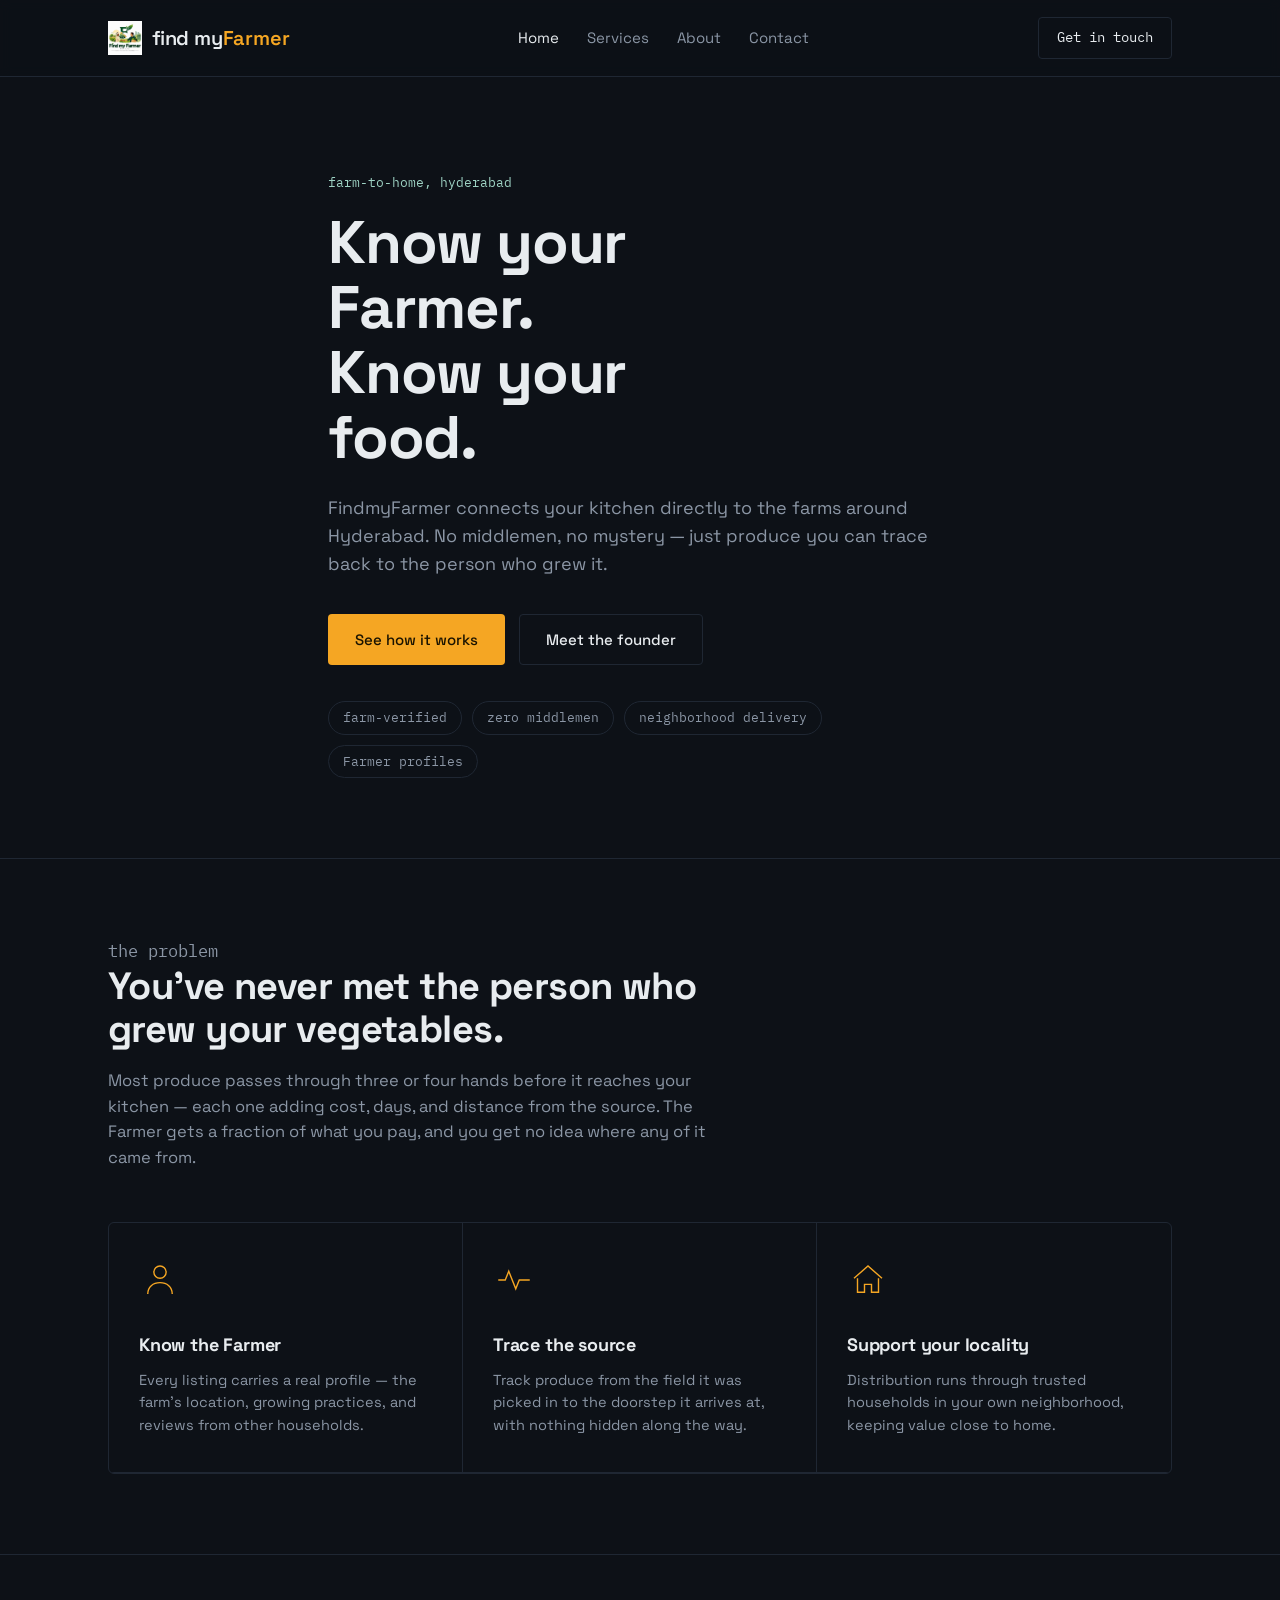
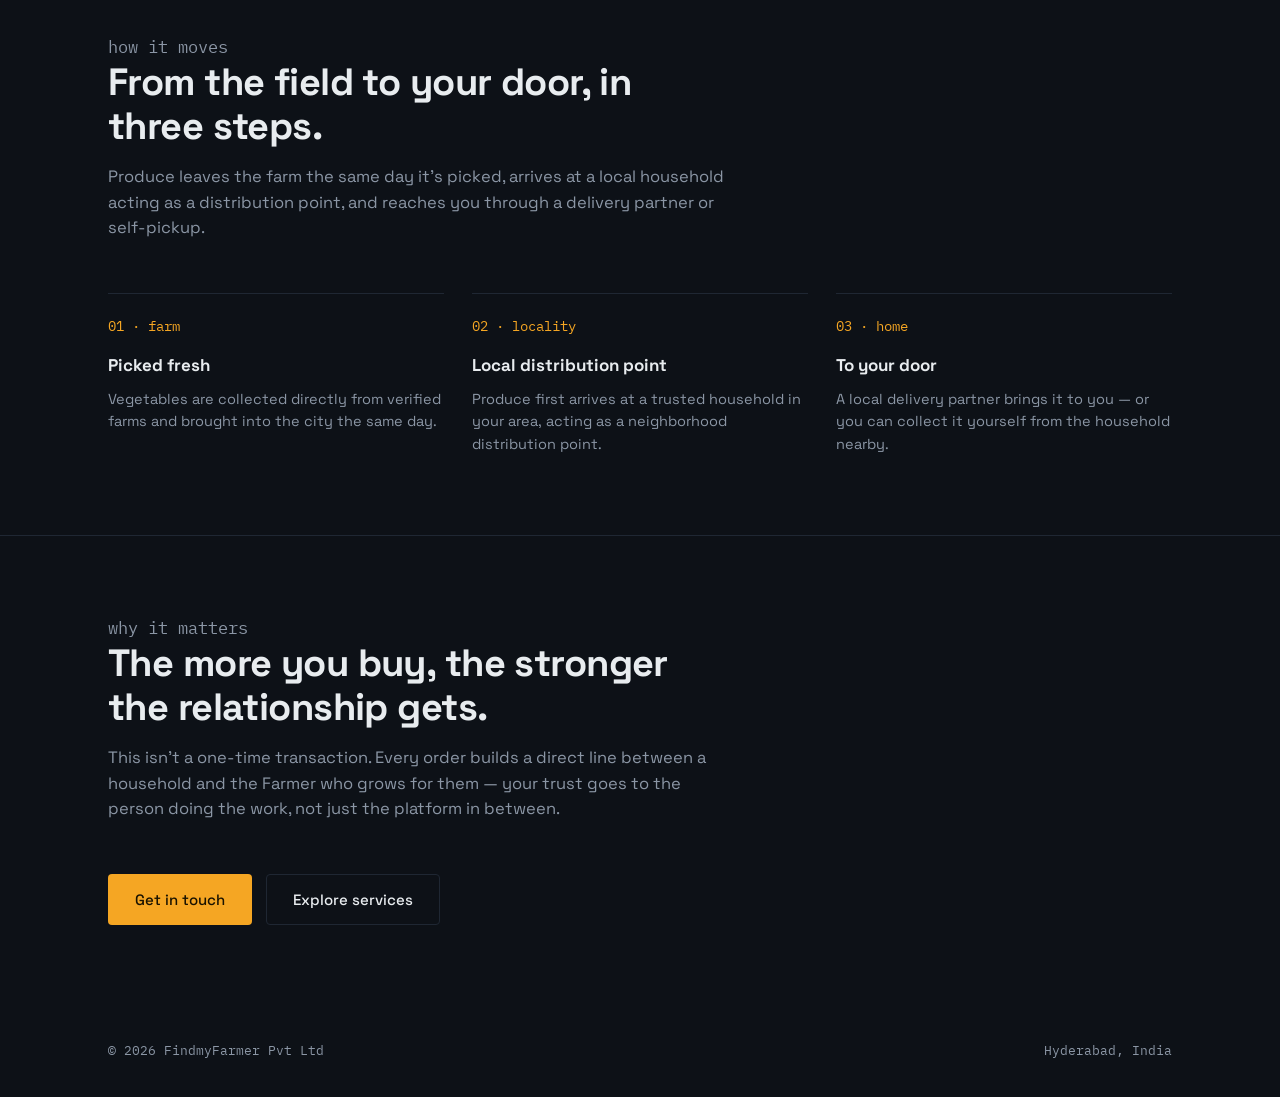
<file: index.html>
<!DOCTYPE html>
<html lang="en">
<head>
<meta charset="UTF-8">
<meta name="viewport" content="width=device-width, initial-scale=1.0">
<meta name="google-site-verification" content="l0_xVmSkW9WtwDeP8lbxS9yP-mxCWkEYZdy3RUPZWYw" />
<title>FindmyFarmer — Know your Farmer. Know your food.</title>
<meta name="description" content="FindmyFarmer connects Farmers directly to consumers — traceable produce, verified Farmer profiles, and neighborhood delivery in Hyderabad.">
<link rel="icon" href="assets/logo.png">
<link rel="stylesheet" href="styles.css">
</head>
<body>

<nav class="site-nav">
  <div class="wrap">
    <a href="index.html" class="logo">
      <img src="assets/logo.png" alt="FindmyFarmer logo">
      <span>find my<span class="accent">Farmer</span></span>
    </a>
    <div class="nav-links">
      <a href="index.html" class="current">Home</a>
      <a href="services.html">Services</a>
      <a href="about.html">About</a>
      <a href="contact.html">Contact</a>
    </div>
    <a href="contact.html" class="nav-cta">Get in touch</a>
  </div>
</nav>

<header class="hero">
  <div class="wrap hero-inner">
    <p class="eyebrow">farm-to-home, hyderabad</p>
    <h1>Know your Farmer.<br>Know your food.</h1>
    <p class="lead">FindmyFarmer connects your kitchen directly to the farms around Hyderabad. No middlemen, no mystery — just produce you can trace back to the person who grew it.</p>
    <div class="hero-actions">
      <a href="services.html" class="btn btn-primary">See how it works</a>
      <a href="about.html" class="btn btn-ghost">Meet the founder</a>
    </div>
    <div class="badge-row">
      <span class="badge">farm-verified</span>
      <span class="badge">zero middlemen</span>
      <span class="badge">neighborhood delivery</span>
      <span class="badge">Farmer profiles</span>
    </div>
  </div>
</header>

<section>
  <div class="wrap">
    <div class="section-head">
      <p class="tag">the problem</p>
      <h2>You've never met the person who grew your vegetables.</h2>
      <p>Most produce passes through three or four hands before it reaches your kitchen — each one adding cost, days, and distance from the source. The Farmer gets a fraction of what you pay, and you get no idea where any of it came from.</p>
    </div>

    <div class="grid-3">
      <div class="grid-cell">
        <svg viewBox="0 0 48 48" fill="none" stroke="currentColor" stroke-width="1.6"><circle cx="24" cy="15" r="7"/><path d="M10 40c0-8 6-13 14-13s14 5 14 13"/></svg>
        <h3>Know the Farmer</h3>
        <p>Every listing carries a real profile — the farm's location, growing practices, and reviews from other households.</p>
      </div>
      <div class="grid-cell">
        <svg viewBox="0 0 48 48" fill="none" stroke="currentColor" stroke-width="1.6"><path d="M6 24h8l4-10 8 20 4-10h12"/></svg>
        <h3>Trace the source</h3>
        <p>Track produce from the field it was picked in to the doorstep it arrives at, with nothing hidden along the way.</p>
      </div>
      <div class="grid-cell">
        <svg viewBox="0 0 48 48" fill="none" stroke="currentColor" stroke-width="1.6"><path d="M8 22 24 8l16 14"/><path d="M12 22v16h8v-9h8v9h8V22"/></svg>
        <h3>Support your locality</h3>
        <p>Distribution runs through trusted households in your own neighborhood, keeping value close to home.</p>
      </div>
    </div>
  </div>
</section>

<section>
  <div class="wrap">
    <div class="section-head">
      <p class="tag">how it moves</p>
      <h2>From the field to your door, in three steps.</h2>
      <p>Produce leaves the farm the same day it's picked, arrives at a local household acting as a distribution point, and reaches you through a delivery partner or self-pickup.</p>
    </div>
    <div class="steps">
      <div class="step">
        <span class="num mono">01 · farm</span>
        <h3>Picked fresh</h3>
        <p>Vegetables are collected directly from verified farms and brought into the city the same day.</p>
      </div>
      <div class="step">
        <span class="num mono">02 · locality</span>
        <h3>Local distribution point</h3>
        <p>Produce first arrives at a trusted household in your area, acting as a neighborhood distribution point.</p>
      </div>
      <div class="step">
        <span class="num mono">03 · home</span>
        <h3>To your door</h3>
        <p>A local delivery partner brings it to you — or you can collect it yourself from the household nearby.</p>
      </div>
    </div>
  </div>
</section>

<section>
  <div class="wrap">
    <div class="section-head">
      <p class="tag">why it matters</p>
      <h2>The more you buy, the stronger the relationship gets.</h2>
      <p>This isn't a one-time transaction. Every order builds a direct line between a household and the Farmer who grows for them — your trust goes to the person doing the work, not just the platform in between.</p>
    </div>
    <div class="hero-actions" style="margin-bottom:0;">
      <a href="contact.html" class="btn btn-primary">Get in touch</a>
      <a href="services.html" class="btn btn-ghost">Explore services</a>
    </div>
  </div>
</section>

<footer>
  <div class="wrap footer-inner">
    <span>© 2026 FindmyFarmer Pvt Ltd</span>
    <span>Hyderabad, India</span>
  </div>
</footer>

</body>
</html>
</file>
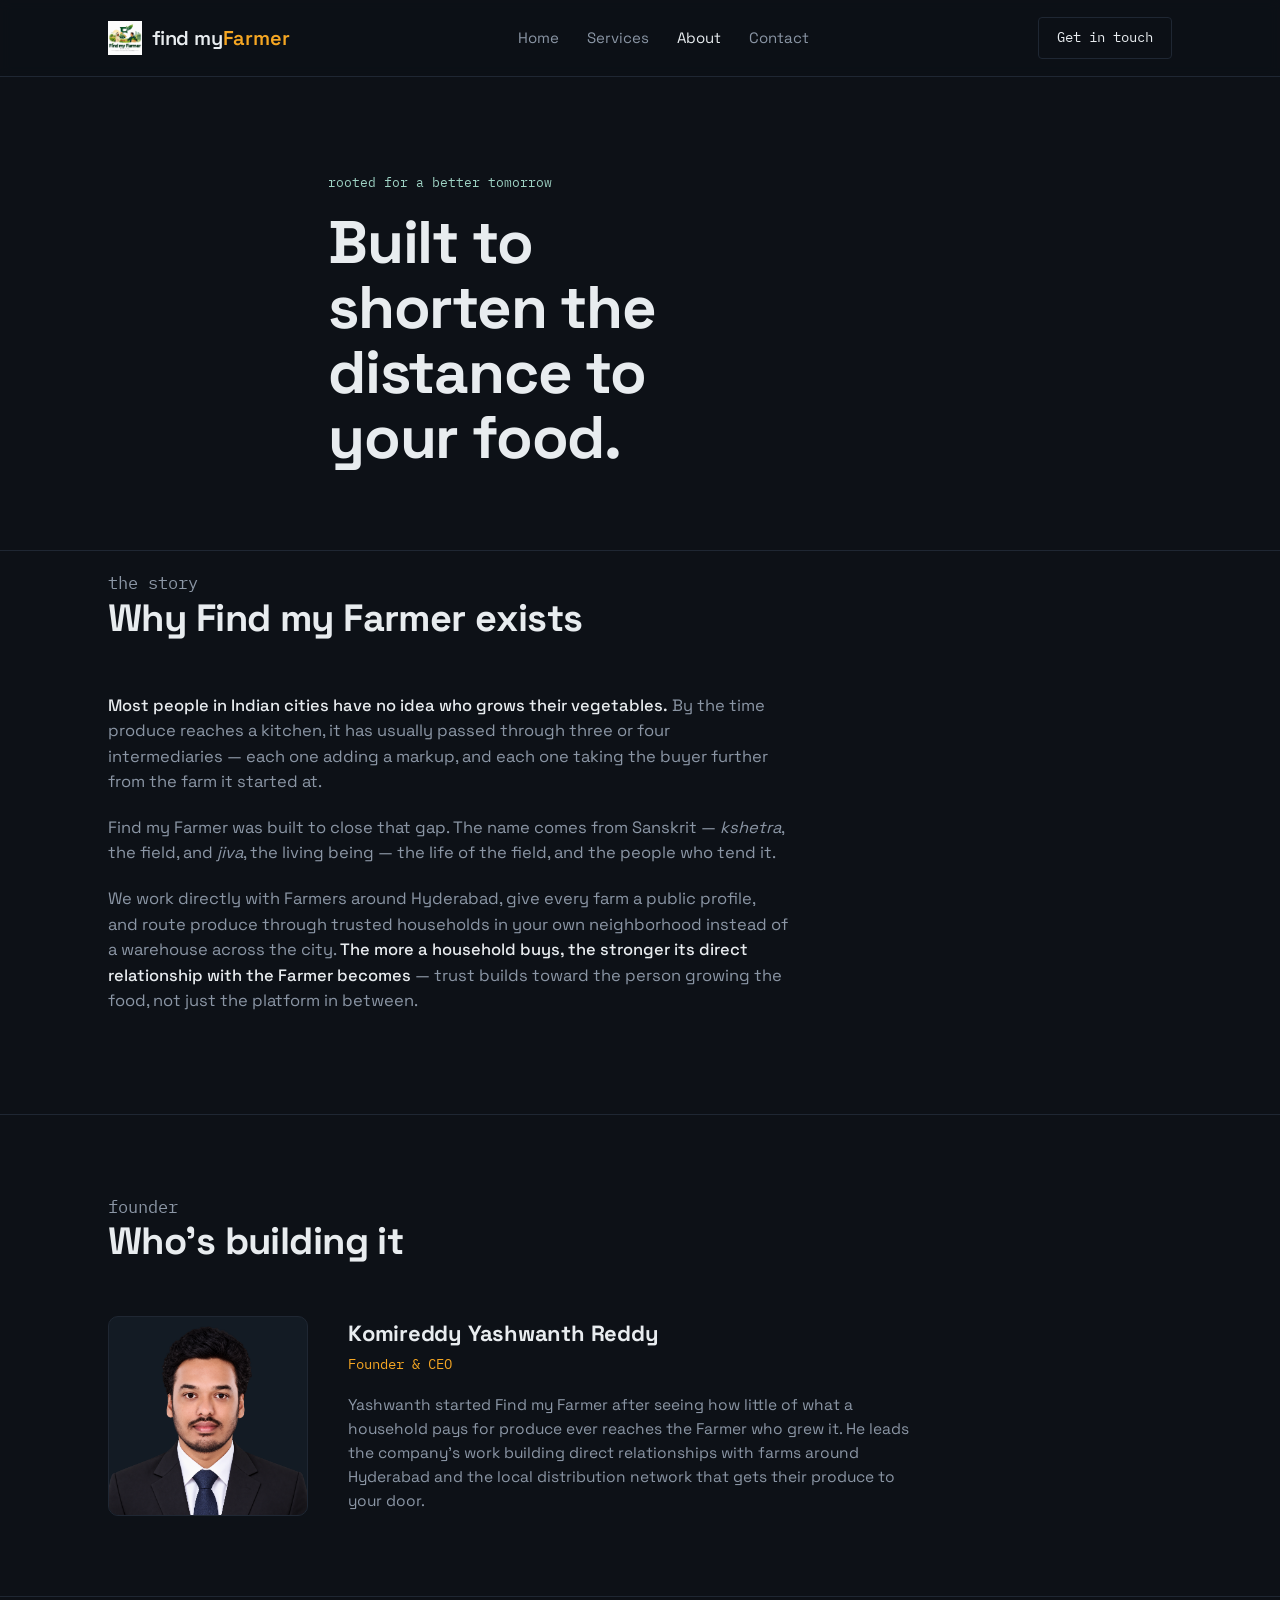
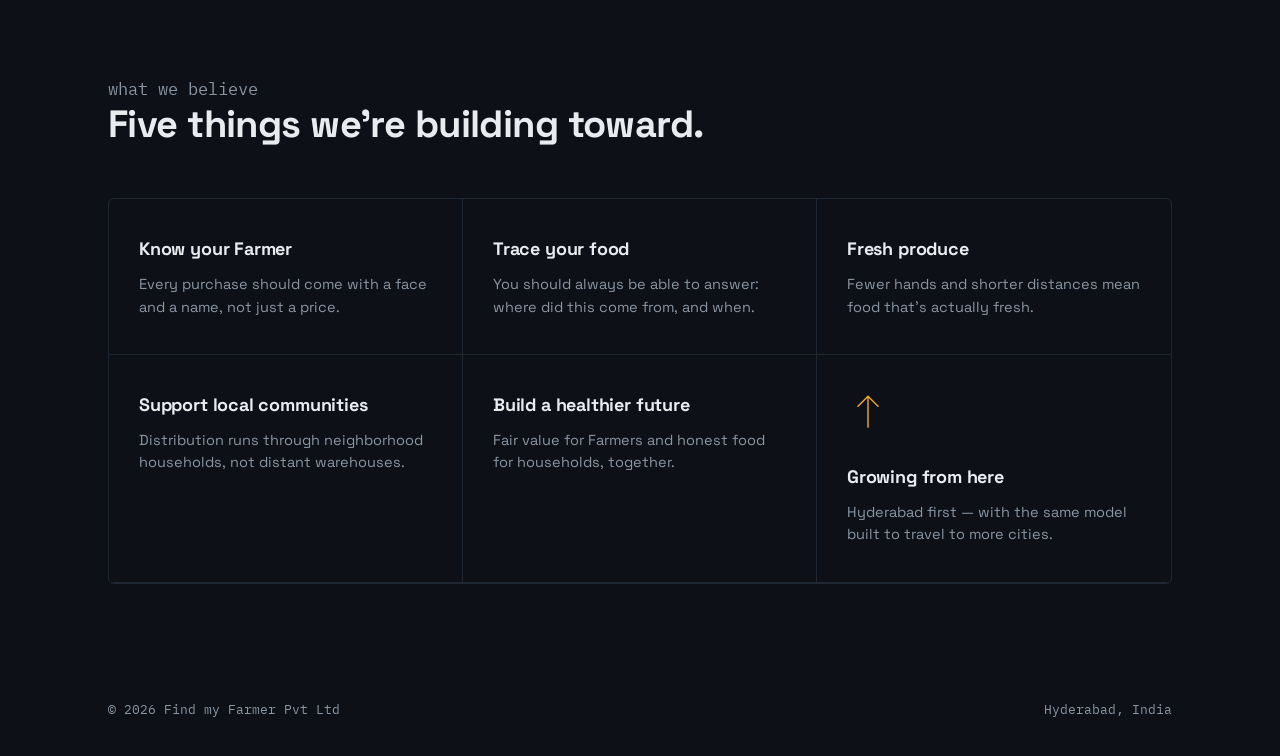
<file: about.html>
<!DOCTYPE html>
<html lang="en">
<head>
<meta charset="UTF-8">
<meta name="viewport" content="width=device-width, initial-scale=1.0">
<title>About — Find my Farmer</title>
<meta name="description" content="Find my Farmer's story and founder — building a direct line between Farmers and consumers in Hyderabad.">
<link rel="icon" href="assets/logo.png">
<link rel="stylesheet" href="styles.css">
</head>
<body>

<nav class="site-nav">
  <div class="wrap">
    <a href="index.html" class="logo">
      <img src="assets/logo.png" alt="Find my Farmer logo">
      <span>find my<span class="accent">Farmer</span></span>
    </a>
    <div class="nav-links">
      <a href="index.html">Home</a>
      <a href="services.html">Services</a>
      <a href="about.html" class="current">About</a>
      <a href="contact.html">Contact</a>
    </div>
    <a href="contact.html" class="nav-cta">Get in touch</a>
  </div>
</nav>

<header class="hero" style="padding-bottom:56px;">
  <div class="wrap hero-inner">
    <p class="eyebrow">rooted for a better tomorrow</p>
    <h1 style="max-width:11ch;">Built to shorten the distance to your food.</h1>
  </div>
</header>

<section style="padding-top:20px;">
  <div class="wrap">
    <div class="section-head">
      <p class="tag">the story</p>
      <h2>Why Find my Farmer exists</h2>
    </div>
    <div class="story">
      <p><strong>Most people in Indian cities have no idea who grows their vegetables.</strong> By the time produce reaches a kitchen, it has usually passed through three or four intermediaries — each one adding a markup, and each one taking the buyer further from the farm it started at.</p>
      <p>Find my Farmer was built to close that gap. The name comes from Sanskrit — <em>kshetra</em>, the field, and <em>jiva</em>, the living being — the life of the field, and the people who tend it.</p>
      <p>We work directly with Farmers around Hyderabad, give every farm a public profile, and route produce through trusted households in your own neighborhood instead of a warehouse across the city. <strong>The more a household buys, the stronger its direct relationship with the Farmer becomes</strong> — trust builds toward the person growing the food, not just the platform in between.</p>
    </div>
  </div>
</section>

<section>
  <div class="wrap">
    <div class="section-head">
      <p class="tag">founder</p>
      <h2>Who's building it</h2>
    </div>
    <div class="founder">
      <div class="founder-photo">
        <img src="assets/founder.jpg" alt="Komireddy Yashwanth Reddy">
      </div>
      <div>
        <h3 class="founder-name">Komireddy Yashwanth Reddy</h3>
        <p class="founder-title mono">Founder &amp; CEO</p>
        <p class="founder-bio">Yashwanth started Find my Farmer after seeing how little of what a household pays for produce ever reaches the Farmer who grew it. He leads the company's work building direct relationships with farms around Hyderabad and the local distribution network that gets their produce to your door.</p>
      </div>
    </div>
  </div>
</section>

<section>
  <div class="wrap">
    <div class="section-head">
      <p class="tag">what we believe</p>
      <h2>Five things we're building toward.</h2>
    </div>
    <div class="grid-3">
      <div class="grid-cell">
        <h3>Know your Farmer</h3>
        <p>Every purchase should come with a face and a name, not just a price.</p>
      </div>
      <div class="grid-cell">
        <h3>Trace your food</h3>
        <p>You should always be able to answer: where did this come from, and when.</p>
      </div>
      <div class="grid-cell">
        <h3>Fresh produce</h3>
        <p>Fewer hands and shorter distances mean food that's actually fresh.</p>
      </div>
      <div class="grid-cell">
        <h3>Support local communities</h3>
        <p>Distribution runs through neighborhood households, not distant warehouses.</p>
      </div>
      <div class="grid-cell">
        <h3>Build a healthier future</h3>
        <p>Fair value for Farmers and honest food for households, together.</p>
      </div>
      <div class="grid-cell">
        <svg viewBox="0 0 48 48" fill="none" stroke="currentColor" stroke-width="1.6"><path d="M24 6v36M12 18l12-12 12 12"/></svg>
        <h3>Growing from here</h3>
        <p>Hyderabad first — with the same model built to travel to more cities.</p>
      </div>
    </div>
  </div>
</section>

<footer>
  <div class="wrap footer-inner">
    <span>© 2026 Find my Farmer Pvt Ltd</span>
    <span>Hyderabad, India</span>
  </div>
</footer>

</body>
</html>
</file>
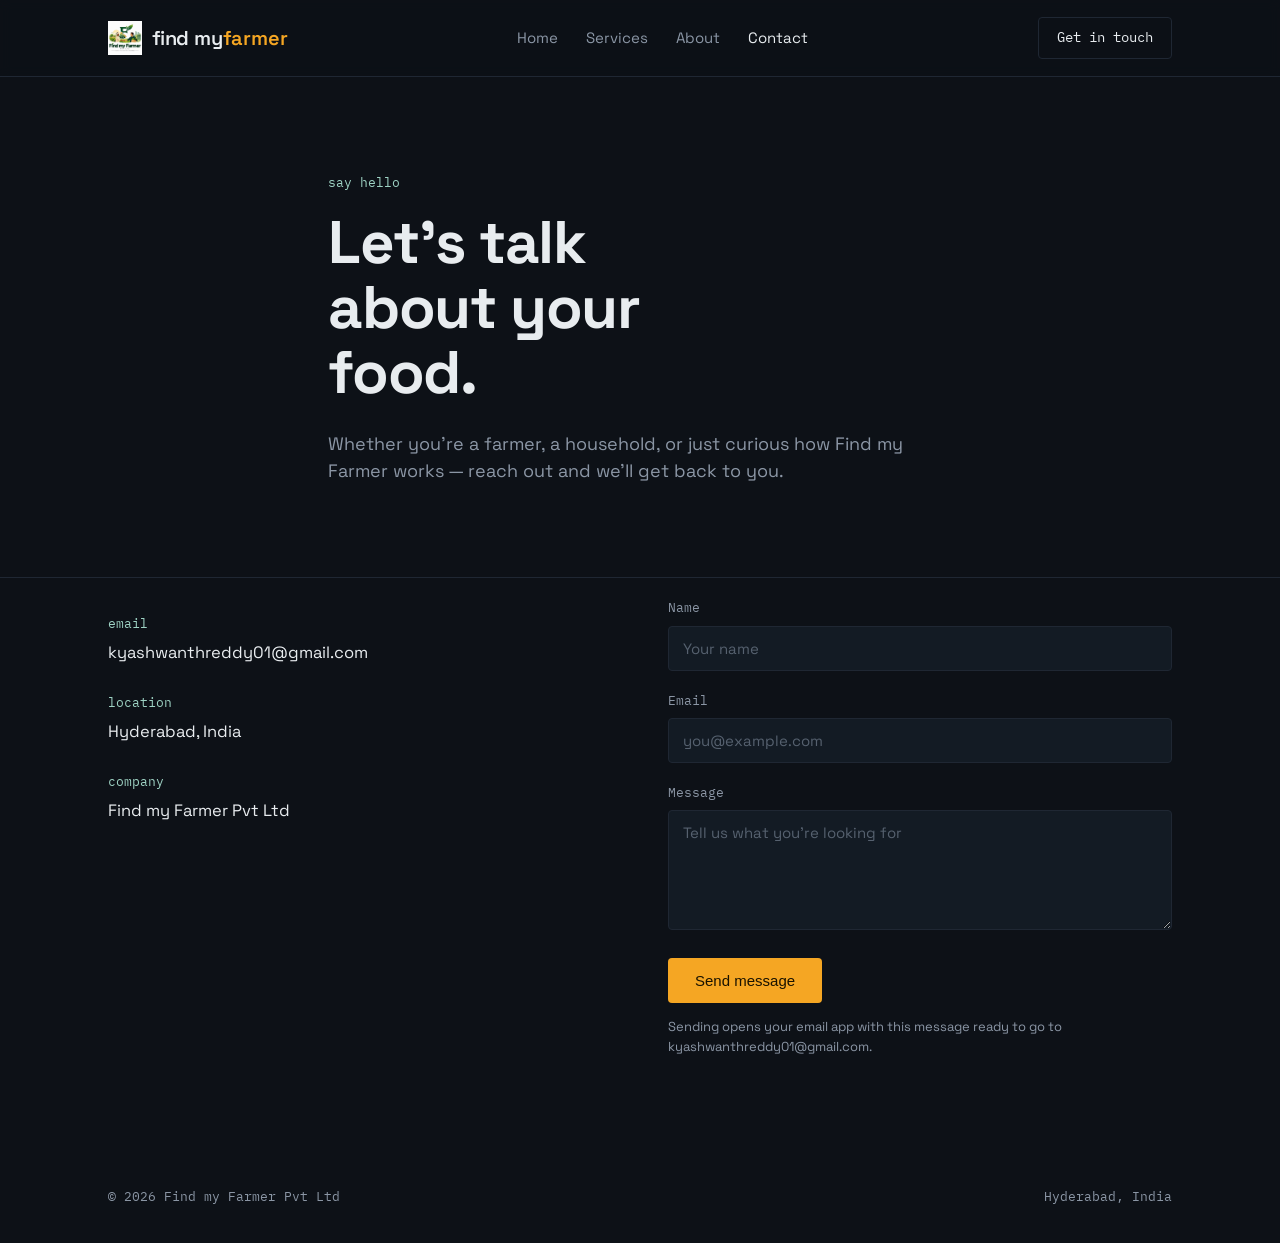
<file: contact.html>
<!DOCTYPE html>
<html lang="en">
<head>
<meta charset="UTF-8">
<meta name="viewport" content="width=device-width, initial-scale=1.0">
<title>Contact — Find my Farmer</title>
<meta name="description" content="Get in touch with Find my Farmer — Hyderabad, India.">
<link rel="icon" href="assets/logo.png">
<link rel="stylesheet" href="styles.css">
</head>
<body>

<nav class="site-nav">
  <div class="wrap">
    <a href="index.html" class="logo">
      <img src="assets/logo.png" alt="Find my Farmer logo">
      <span>find my<span class="accent">farmer</span></span>
    </a>
    <div class="nav-links">
      <a href="index.html">Home</a>
      <a href="services.html">Services</a>
      <a href="about.html">About</a>
      <a href="contact.html" class="current">Contact</a>
    </div>
    <a href="contact.html" class="nav-cta">Get in touch</a>
  </div>
</nav>

<header class="hero" style="padding-bottom:56px;">
  <div class="wrap hero-inner">
    <p class="eyebrow">say hello</p>
    <h1 style="max-width:11ch;">Let's talk about your food.</h1>
    <p class="lead">Whether you're a farmer, a household, or just curious how Find my Farmer works — reach out and we'll get back to you.</p>
  </div>
</header>

<section style="padding-top:20px;">
  <div class="wrap contact-grid">

    <div class="contact-info">
      <dl>
        <dt class="mono">email</dt>
        <dd><a href="mailto:kyashwanthreddy01@gmail.com">kyashwanthreddy01@gmail.com</a></dd>

        <dt class="mono">location</dt>
        <dd>Hyderabad, India</dd>

        <dt class="mono">company</dt>
        <dd>Find my Farmer Pvt Ltd</dd>
      </dl>
    </div>

    <form id="contact-form" onsubmit="return sendMail(event)">
      <div class="field">
        <label for="name">Name</label>
        <input type="text" id="name" name="name" placeholder="Your name" required>
      </div>
      <div class="field">
        <label for="email">Email</label>
        <input type="email" id="email" name="email" placeholder="you@example.com" required>
      </div>
      <div class="field">
        <label for="message">Message</label>
        <textarea id="message" name="message" placeholder="Tell us what you're looking for" required></textarea>
      </div>
      <button type="submit" class="btn btn-primary">Send message</button>
      <p class="form-note">Sending opens your email app with this message ready to go to kyashwanthreddy01@gmail.com.</p>
    </form>

  </div>
</section>

<footer>
  <div class="wrap footer-inner">
    <span>© 2026 Find my Farmer Pvt Ltd</span>
    <span>Hyderabad, India</span>
  </div>
</footer>

<script>
function sendMail(e) {
  e.preventDefault();
  var name = document.getElementById('name').value;
  var email = document.getElementById('email').value;
  var message = document.getElementById('message').value;
  var subject = encodeURIComponent('Message from ' + name + ' via Find my Farmer site');
  var body = encodeURIComponent(message + '\n\n— ' + name + ' (' + email + ')');
  window.location.href = 'mailto:kyashwanthreddy01@gmail.com?subject=' + subject + '&body=' + body;
  return false;
}
</script>

</body>
</html>
</file>
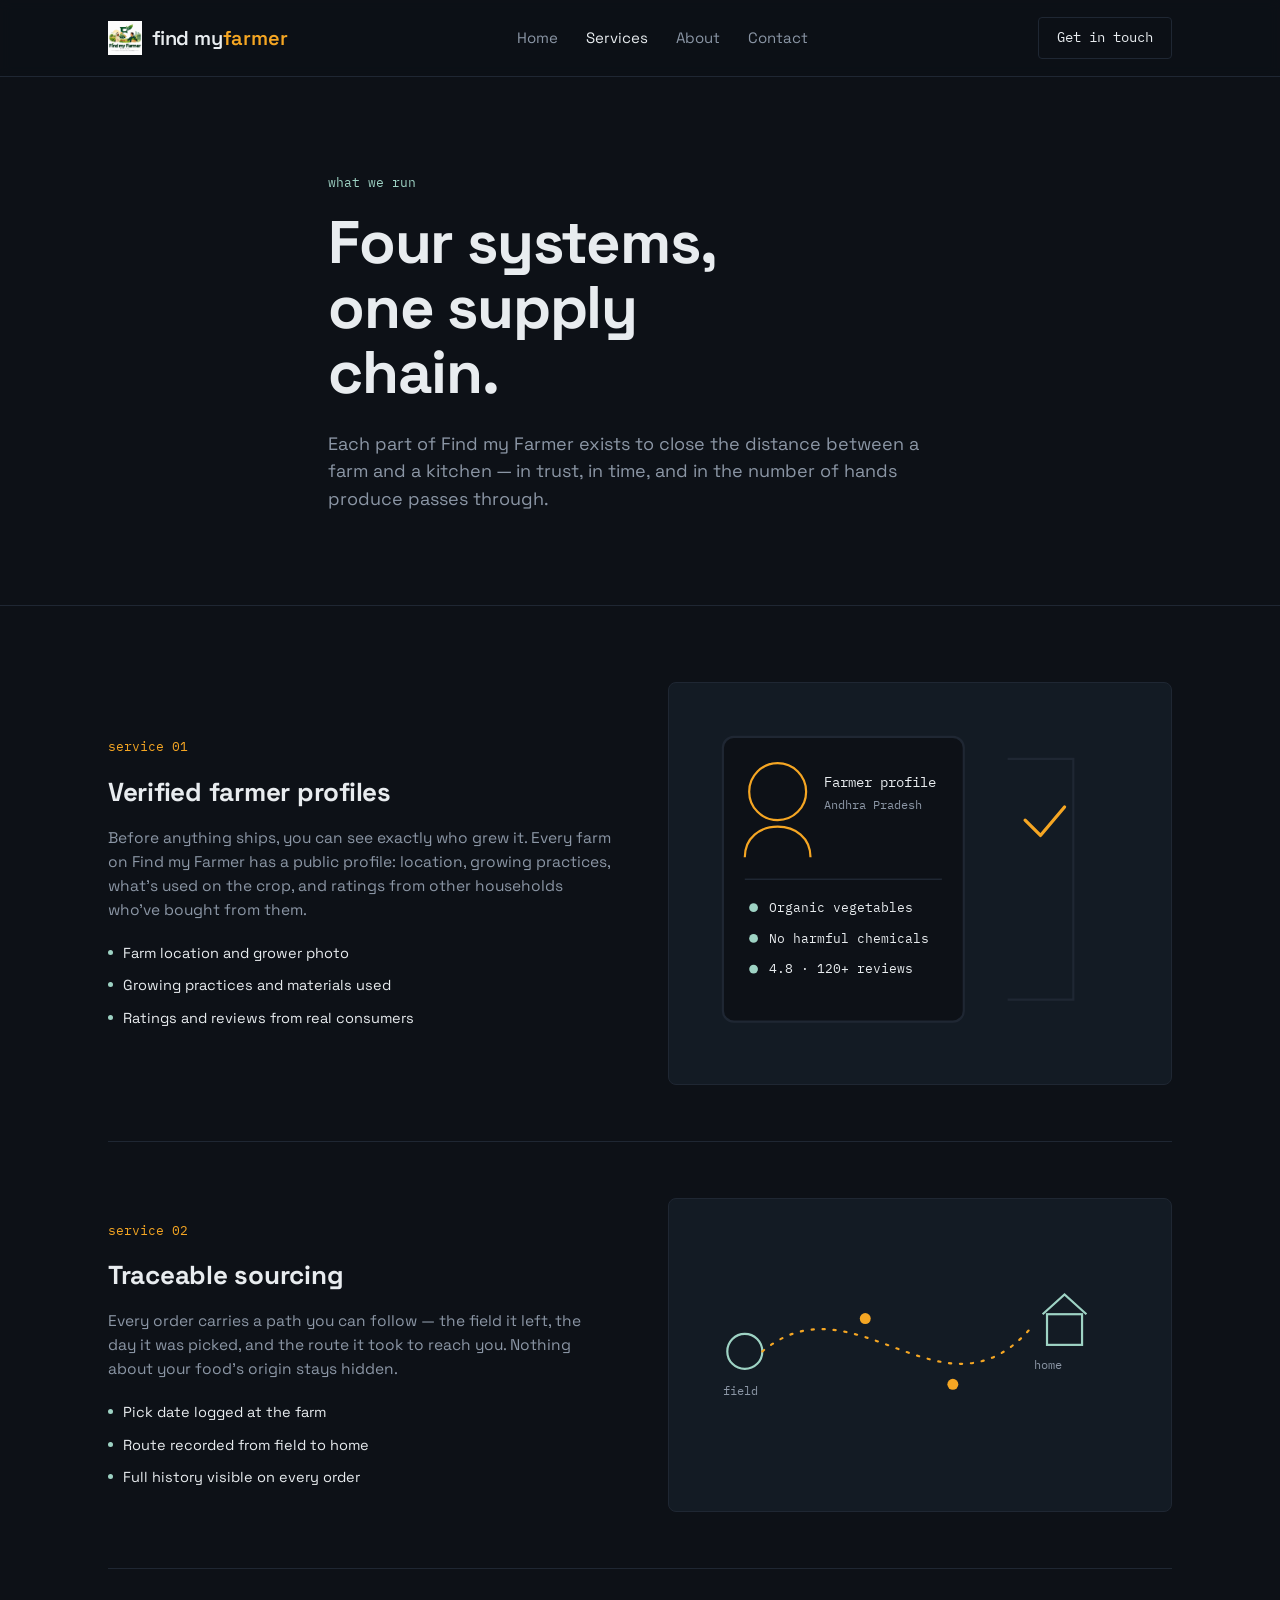
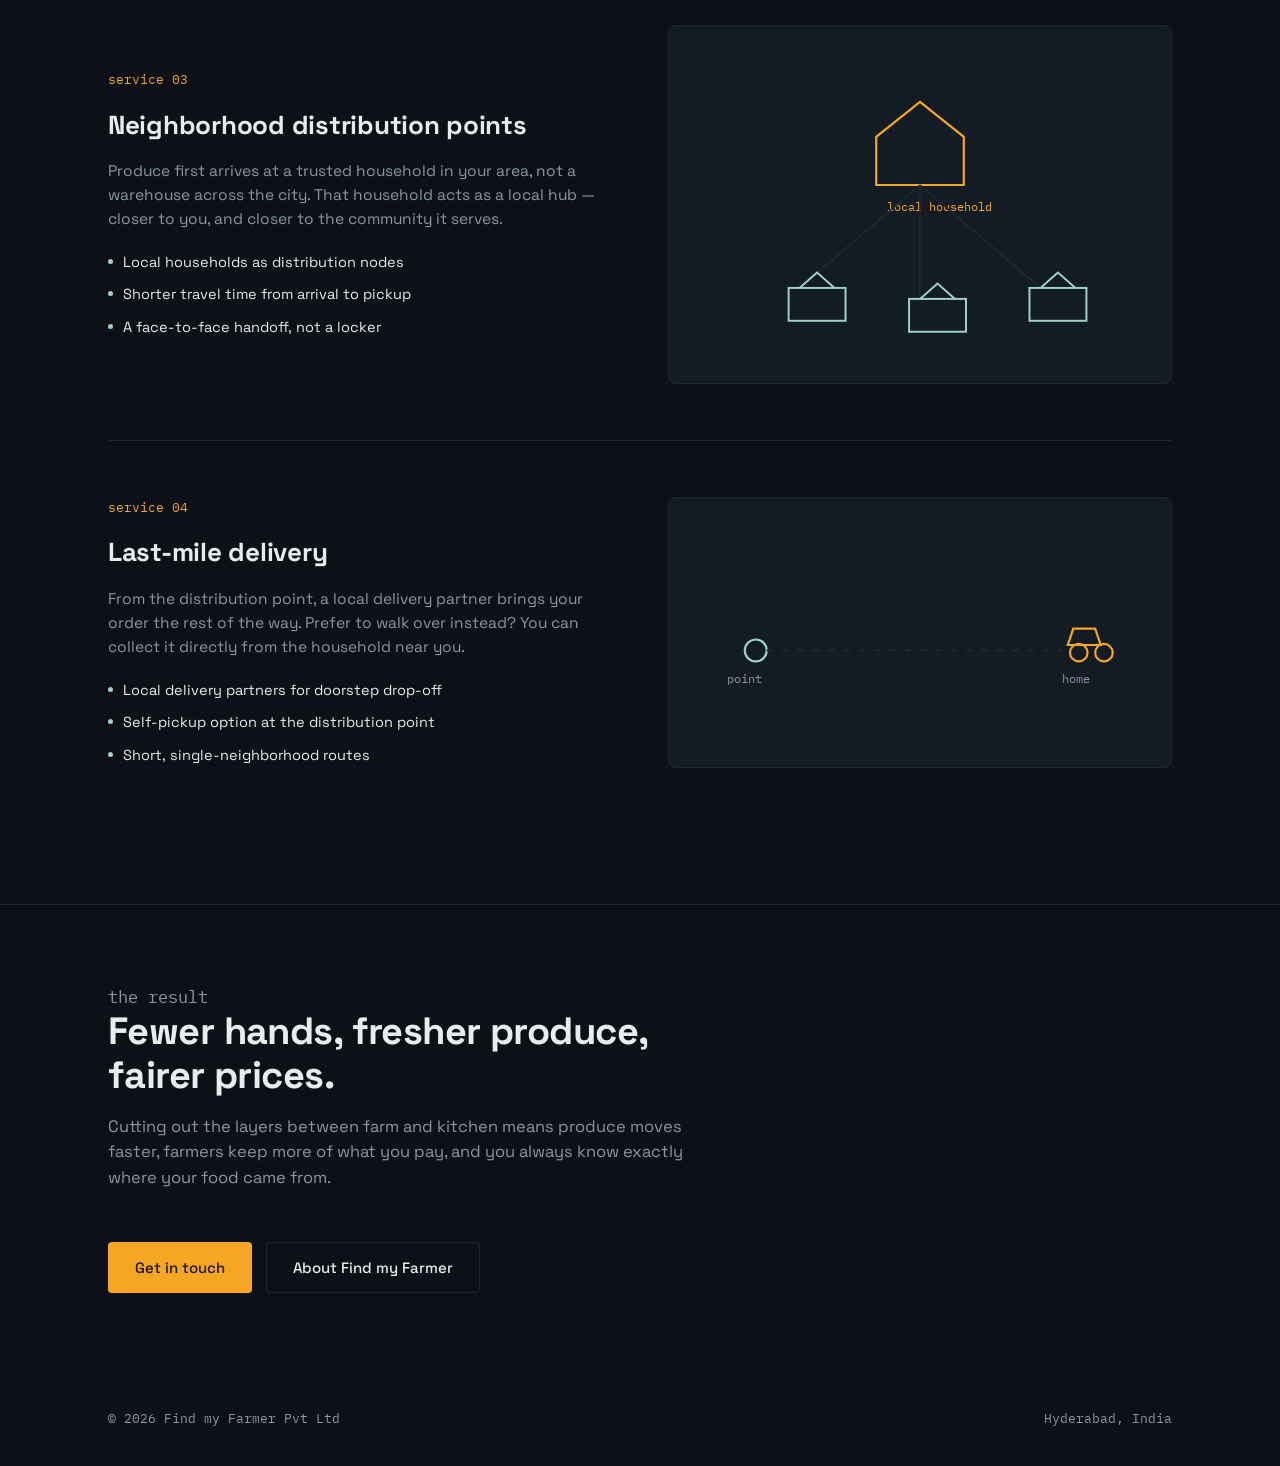
<file: services.html>
<!DOCTYPE html>
<html lang="en">
<head>
<meta charset="UTF-8">
<meta name="viewport" content="width=device-width, initial-scale=1.0">
<title>Services — Find my Farmer</title>
<meta name="description" content="How Find my Farmer connects farmers and consumers: verified farmer profiles, traceable sourcing, neighborhood distribution, and last-mile delivery.">
<link rel="icon" href="assets/logo.png">
<link rel="stylesheet" href="styles.css">
</head>
<body>

<nav class="site-nav">
  <div class="wrap">
    <a href="index.html" class="logo">
      <img src="assets/logo.png" alt="Find my Farmer logo">
      <span>find my<span class="accent">farmer</span></span>
    </a>
    <div class="nav-links">
      <a href="index.html">Home</a>
      <a href="services.html" class="current">Services</a>
      <a href="about.html">About</a>
      <a href="contact.html">Contact</a>
    </div>
    <a href="contact.html" class="nav-cta">Get in touch</a>
  </div>
</nav>

<header class="hero" style="padding-bottom:56px;">
  <div class="wrap hero-inner">
    <p class="eyebrow">what we run</p>
    <h1 style="max-width:11ch;">Four systems, one supply chain.</h1>
    <p class="lead">Each part of Find my Farmer exists to close the distance between a farm and a kitchen — in trust, in time, and in the number of hands produce passes through.</p>
  </div>
</header>

<section style="padding-top:20px;">
  <div class="wrap">

    <div class="service-block">
      <div class="service-copy">
        <span class="num mono">service 01</span>
        <h3>Verified farmer profiles</h3>
        <p>Before anything ships, you can see exactly who grew it. Every farm on Find my Farmer has a public profile: location, growing practices, what's used on the crop, and ratings from other households who've bought from them.</p>
        <ul>
          <li>Farm location and grower photo</li>
          <li>Growing practices and materials used</li>
          <li>Ratings and reviews from real consumers</li>
        </ul>
      </div>
      <div class="service-diagram">
        <svg viewBox="0 0 400 300" fill="none">
          <rect x="20" y="20" width="220" height="260" rx="10" stroke="#1F2733" stroke-width="2" fill="#0D1117"/>
          <circle cx="70" cy="70" r="26" stroke="#F5A623" stroke-width="2"/>
          <path d="M40 130c0-18 14-28 30-28s30 10 30 28" stroke="#F5A623" stroke-width="2"/>
          <text x="112" y="66" fill="#E8ECEF" font-family="IBM Plex Mono, monospace" font-size="13">Farmer profile</text>
          <text x="112" y="86" fill="#8B96A5" font-family="IBM Plex Mono, monospace" font-size="11">Andhra Pradesh</text>
          <line x1="40" y1="150" x2="220" y2="150" stroke="#1F2733" stroke-width="1.5"/>
          <circle cx="48" cy="176" r="4" fill="#9ED3C4"/>
          <text x="62" y="180" fill="#E8ECEF" font-family="IBM Plex Mono, monospace" font-size="12">Organic vegetables</text>
          <circle cx="48" cy="204" r="4" fill="#9ED3C4"/>
          <text x="62" y="208" fill="#E8ECEF" font-family="IBM Plex Mono, monospace" font-size="12">No harmful chemicals</text>
          <circle cx="48" cy="232" r="4" fill="#9ED3C4"/>
          <text x="62" y="236" fill="#E8ECEF" font-family="IBM Plex Mono, monospace" font-size="12">4.8 · 120+ reviews</text>
          <path d="M280 40 L340 40 L340 260 L280 260" stroke="#1F2733" stroke-width="2"/>
          <path d="M296 96 l14 14 22 -26" stroke="#F5A623" stroke-width="3" stroke-linecap="round" stroke-linejoin="round" fill="none"/>
        </svg>
      </div>
    </div>

    <div class="service-block reverse">
      <div class="service-copy">
        <span class="num mono">service 02</span>
        <h3>Traceable sourcing</h3>
        <p>Every order carries a path you can follow — the field it left, the day it was picked, and the route it took to reach you. Nothing about your food's origin stays hidden.</p>
        <ul>
          <li>Pick date logged at the farm</li>
          <li>Route recorded from field to home</li>
          <li>Full history visible on every order</li>
        </ul>
      </div>
      <div class="service-diagram">
        <svg viewBox="0 0 400 220" fill="none">
          <circle cx="40" cy="110" r="16" stroke="#9ED3C4" stroke-width="2"/>
          <text x="20" y="150" fill="#8B96A5" font-family="IBM Plex Mono, monospace" font-size="11">field</text>
          <path d="M56 110 C 140 40, 220 180, 300 90" stroke="#F5A623" stroke-width="2" stroke-dasharray="2 8" stroke-linecap="round"/>
          <circle cx="150" cy="80" r="5" fill="#F5A623"/>
          <circle cx="230" cy="140" r="5" fill="#F5A623"/>
          <rect x="316" y="76" width="32" height="28" stroke="#9ED3C4" stroke-width="2"/>
          <path d="M312 76 L332 58 L352 76" stroke="#9ED3C4" stroke-width="2" fill="none"/>
          <text x="304" y="126" fill="#8B96A5" font-family="IBM Plex Mono, monospace" font-size="11">home</text>
        </svg>
      </div>
    </div>

    <div class="service-block">
      <div class="service-copy">
        <span class="num mono">service 03</span>
        <h3>Neighborhood distribution points</h3>
        <p>Produce first arrives at a trusted household in your area, not a warehouse across the city. That household acts as a local hub — closer to you, and closer to the community it serves.</p>
        <ul>
          <li>Local households as distribution nodes</li>
          <li>Shorter travel time from arrival to pickup</li>
          <li>A face-to-face handoff, not a locker</li>
        </ul>
      </div>
      <div class="service-diagram">
        <svg viewBox="0 0 400 260" fill="none">
          <path d="M200 40 L240 72 L240 116 L160 116 L160 72 Z" stroke="#F5A623" stroke-width="2"/>
          <text x="170" y="140" fill="#F5A623" font-family="IBM Plex Mono, monospace" font-size="11">local household</text>
          <g stroke="#1F2733" stroke-width="1.5">
            <line x1="200" y1="116" x2="90" y2="210"/>
            <line x1="200" y1="116" x2="200" y2="220"/>
            <line x1="200" y1="116" x2="310" y2="210"/>
          </g>
          <g stroke="#9ED3C4" stroke-width="1.8" fill="none">
            <path d="M90 210 l16 -14 16 14" />
            <rect x="80" y="210" width="52" height="30"/>
            <path d="M200 220 l16 -14 16 14" />
            <rect x="190" y="220" width="52" height="30"/>
            <path d="M310 210 l16 -14 16 14" />
            <rect x="300" y="210" width="52" height="30"/>
          </g>
        </svg>
      </div>
    </div>

    <div class="service-block reverse">
      <div class="service-copy">
        <span class="num mono">service 04</span>
        <h3>Last-mile delivery</h3>
        <p>From the distribution point, a local delivery partner brings your order the rest of the way. Prefer to walk over instead? You can collect it directly from the household near you.</p>
        <ul>
          <li>Local delivery partners for doorstep drop-off</li>
          <li>Self-pickup option at the distribution point</li>
          <li>Short, single-neighborhood routes</li>
        </ul>
      </div>
      <div class="service-diagram">
        <svg viewBox="0 0 400 180" fill="none">
          <circle cx="50" cy="110" r="10" stroke="#9ED3C4" stroke-width="2"/>
          <path d="M60 110 H330" stroke="#1F2733" stroke-width="2" stroke-dasharray="6 8"/>
          <path d="M340 90 L360 90 L365 105 L335 105 Z" stroke="#F5A623" stroke-width="2"/>
          <circle cx="345" cy="112" r="8" stroke="#F5A623" stroke-width="2"/>
          <circle cx="368" cy="112" r="8" stroke="#F5A623" stroke-width="2"/>
          <text x="24" y="140" fill="#8B96A5" font-family="IBM Plex Mono, monospace" font-size="11">point</text>
          <text x="330" y="140" fill="#8B96A5" font-family="IBM Plex Mono, monospace" font-size="11">home</text>
        </svg>
      </div>
    </div>

  </div>
</section>

<section>
  <div class="wrap">
    <div class="section-head">
      <p class="tag">the result</p>
      <h2>Fewer hands, fresher produce, fairer prices.</h2>
      <p>Cutting out the layers between farm and kitchen means produce moves faster, farmers keep more of what you pay, and you always know exactly where your food came from.</p>
    </div>
    <div class="hero-actions" style="margin-bottom:0;">
      <a href="contact.html" class="btn btn-primary">Get in touch</a>
      <a href="about.html" class="btn btn-ghost">About Find my Farmer</a>
    </div>
  </div>
</section>

<footer>
  <div class="wrap footer-inner">
    <span>© 2026 Find my Farmer Pvt Ltd</span>
    <span>Hyderabad, India</span>
  </div>
</footer>

</body>
</html>
</file>
<file: styles.css>
/* Find my Farmer — shared stylesheet */

@import url('https://fonts.googleapis.com/css2?family=Space+Grotesk:wght@400;500;600;700&family=IBM+Plex+Mono:wght@400;500&display=swap');

:root {
  --ink: #0D1117;
  --surface: #131B24;
  --line: #1F2733;
  --paper: #E8ECEF;
  --muted: #8B96A5;
  --amber: #F5A623;
  --mint: #9ED3C4;

  --wrap: 1120px;
  --pad: 80px;
}

* { box-sizing: border-box; }

html { scroll-behavior: smooth; }

body {
  margin: 0;
  background: var(--ink);
  color: var(--paper);
  font-family: 'Space Grotesk', sans-serif;
  line-height: 1.55;
  -webkit-font-smoothing: antialiased;
}

img { max-width: 100%; display: block; }

a { color: inherit; text-decoration: none; }

.mono {
  font-family: 'IBM Plex Mono', monospace;
}

.wrap {
  max-width: var(--wrap);
  margin: 0 auto;
  padding: 0 28px;
}

/* focus visibility */
a:focus-visible,
button:focus-visible,
input:focus-visible,
textarea:focus-visible {
  outline: 2px solid var(--amber);
  outline-offset: 3px;
}

@media (prefers-reduced-motion: reduce) {
  * { animation: none !important; transition: none !important; }
}

/* ---------- nav ---------- */

.site-nav {
  position: sticky;
  top: 0;
  z-index: 50;
  background: rgba(13, 17, 23, 0.92);
  backdrop-filter: blur(6px);
  border-bottom: 1px solid var(--line);
}

.site-nav .wrap {
  display: flex;
  align-items: center;
  justify-content: space-between;
  height: 76px;
}

.logo {
  display: flex;
  align-items: center;
  gap: 10px;
  font-weight: 600;
  font-size: 20px;
  letter-spacing: -0.01em;
  white-space: nowrap;
}

.logo img {
  height: 34px;
  width: 34px;
  object-fit: contain;
}

.logo .accent { color: var(--amber); }

.nav-links {
  display: flex;
  align-items: center;
  gap: 28px;
  font-size: 15px;
  flex-wrap: wrap;
}

.nav-links a {
  color: var(--muted);
  transition: color 0.15s ease;
}

.nav-links a:hover,
.nav-links a.current {
  color: var(--paper);
}

.nav-cta {
  border: 1px solid var(--line);
  padding: 9px 18px;
  border-radius: 4px;
  font-size: 14px;
  font-family: 'IBM Plex Mono', monospace;
  transition: border-color 0.15s ease, color 0.15s ease;
}

.nav-cta:hover {
  border-color: var(--amber);
  color: var(--amber);
}

/* ---------- buttons ---------- */

.btn {
  display: inline-flex;
  align-items: center;
  justify-content: center;
  gap: 8px;
  padding: 13px 26px;
  border-radius: 4px;
  font-size: 15px;
  font-weight: 500;
  cursor: pointer;
  border: 1px solid transparent;
  transition: transform 0.15s ease, opacity 0.15s ease, border-color 0.15s ease;
}

.btn-primary {
  background: var(--amber);
  color: #1A1300;
}

.btn-primary:hover { opacity: 0.88; }

.btn-ghost {
  border-color: var(--line);
  color: var(--paper);
  background: transparent;
}

.btn-ghost:hover { border-color: var(--muted); }

/* ---------- hero ---------- */

.hero {
  padding: 96px 0 var(--pad);
  border-bottom: 1px solid var(--line);
}

.hero-inner {
  max-width: 680px;
}

.eyebrow {
  font-family: 'IBM Plex Mono', monospace;
  font-size: 13px;
  color: var(--mint);
  margin: 0 0 18px;
}

.hero h1 {
  font-size: clamp(38px, 6vw, 60px);
  line-height: 1.08;
  letter-spacing: -0.02em;
  margin: 0 0 24px;
  max-width: 9ch;
}

.hero p.lead {
  font-size: 18px;
  color: var(--muted);
  max-width: 52ch;
  margin: 0 0 36px;
}

.hero-actions {
  display: flex;
  gap: 14px;
  margin-bottom: 36px;
  flex-wrap: wrap;
}

.badge-row {
  display: flex;
  gap: 10px;
  flex-wrap: wrap;
}

.badge {
  font-family: 'IBM Plex Mono', monospace;
  font-size: 12.5px;
  color: var(--muted);
  border: 1px solid var(--line);
  padding: 6px 14px;
  border-radius: 100px;
}

/* ---------- sections ---------- */

section {
  padding: var(--pad) 0;
  border-bottom: 1px solid var(--line);
}

section:last-of-type { border-bottom: none; }

.section-head {
  max-width: 620px;
  margin-bottom: 52px;
}

.section-head h2 {
  font-size: clamp(28px, 4vw, 38px);
  line-height: 1.15;
  letter-spacing: -0.015em;
  margin: 0 0 16px;
}

.section-head p {
  color: var(--muted);
  font-size: 16.5px;
  max-width: 56ch;
  margin: 0;
}

.tag {
  font-family: 'IBM Plex Mono', monospace;
  font-size: 13px;
  color: var(--mint);
  margin: 0 0 14px;
}

/* ---------- 3-col grid with hairlines ---------- */

.grid-3 {
  display: grid;
  grid-template-columns: repeat(3, 1fr);
  border: 1px solid var(--line);
  border-radius: 6px;
  overflow: hidden;
}

.grid-cell {
  padding: 36px 30px;
  border-right: 1px solid var(--line);
  border-bottom: 1px solid var(--line);
}

.grid-3 .grid-cell:nth-child(3n) { border-right: none; }

.grid-cell svg {
  width: 42px;
  height: 42px;
  margin-bottom: 22px;
  color: var(--amber);
}

.grid-cell h3 {
  font-size: 18px;
  margin: 0 0 10px;
  letter-spacing: -0.01em;
}

.grid-cell p {
  color: var(--muted);
  font-size: 14.5px;
  margin: 0;
}

@media (max-width: 760px) {
  .grid-3 { grid-template-columns: 1fr; }
  .grid-3 .grid-cell { border-right: none; }
}

/* ---------- process steps ---------- */

.steps {
  display: grid;
  grid-template-columns: repeat(3, 1fr);
  gap: 28px;
}

.step {
  border-top: 1px solid var(--line);
  padding-top: 22px;
}

.step .num {
  font-family: 'IBM Plex Mono', monospace;
  color: var(--amber);
  font-size: 14px;
  margin-bottom: 14px;
  display: block;
}

.step h3 {
  font-size: 17px;
  margin: 0 0 10px;
}

.step p {
  color: var(--muted);
  font-size: 14.5px;
  margin: 0;
}

@media (max-width: 760px) {
  .steps { grid-template-columns: 1fr; }
}

/* ---------- service detail blocks ---------- */

.service-block {
  display: grid;
  grid-template-columns: 1fr 1fr;
  gap: 56px;
  align-items: center;
  padding: 56px 0;
  border-bottom: 1px solid var(--line);
}

.service-block:last-child { border-bottom: none; }

.service-block.reverse .service-diagram { order: 2; }

.service-copy .num {
  font-family: 'IBM Plex Mono', monospace;
  color: var(--amber);
  font-size: 13px;
  display: block;
  margin-bottom: 14px;
}

.service-copy h3 {
  font-size: 26px;
  margin: 0 0 14px;
  letter-spacing: -0.01em;
}

.service-copy p {
  color: var(--muted);
  font-size: 15.5px;
  margin: 0 0 20px;
}

.service-copy ul {
  list-style: none;
  padding: 0;
  margin: 0;
  display: flex;
  flex-direction: column;
  gap: 10px;
}

.service-copy li {
  font-size: 14.5px;
  color: var(--paper);
  display: flex;
  gap: 10px;
  align-items: baseline;
}

.service-copy li::before {
  content: '';
  width: 5px;
  height: 5px;
  border-radius: 50%;
  background: var(--mint);
  flex-shrink: 0;
  transform: translateY(-3px);
}

.service-diagram {
  background: var(--surface);
  border: 1px solid var(--line);
  border-radius: 8px;
  padding: 32px;
}

.service-diagram svg { width: 100%; height: auto; color: var(--paper); }

@media (max-width: 800px) {
  .service-block, .service-block.reverse {
    grid-template-columns: 1fr;
  }
  .service-block.reverse .service-diagram { order: 0; }
}

/* ---------- founder ---------- */

.founder {
  display: grid;
  grid-template-columns: 200px 1fr;
  gap: 40px;
  align-items: start;
}

.founder-photo {
  border: 1px solid var(--line);
  border-radius: 10px;
  overflow: hidden;
  background: var(--surface);
}

.founder-name {
  font-size: 22px;
  margin: 0 0 4px;
  letter-spacing: -0.01em;
}

.founder-title {
  font-family: 'IBM Plex Mono', monospace;
  color: var(--amber);
  font-size: 13.5px;
  margin: 0 0 18px;
}

.founder-bio {
  color: var(--muted);
  font-size: 15.5px;
  max-width: 58ch;
  margin: 0;
}

@media (max-width: 620px) {
  .founder { grid-template-columns: 1fr; }
  .founder-photo { max-width: 160px; }
}

/* ---------- story / about copy ---------- */

.story {
  max-width: 680px;
}

.story p {
  font-size: 16.5px;
  color: var(--muted);
  margin: 0 0 20px;
}

.story p strong { color: var(--paper); font-weight: 500; }

/* ---------- contact ---------- */

.contact-grid {
  display: grid;
  grid-template-columns: 1fr 1fr;
  gap: 56px;
}

.contact-info dt {
  font-family: 'IBM Plex Mono', monospace;
  font-size: 12.5px;
  color: var(--mint);
  margin-bottom: 6px;
}

.contact-info dd {
  margin: 0 0 28px;
  font-size: 16.5px;
}

.field {
  margin-bottom: 20px;
}

.field label {
  display: block;
  font-family: 'IBM Plex Mono', monospace;
  font-size: 12.5px;
  color: var(--muted);
  margin-bottom: 8px;
}

.field input,
.field textarea {
  width: 100%;
  background: var(--surface);
  border: 1px solid var(--line);
  border-radius: 4px;
  padding: 12px 14px;
  color: var(--paper);
  font-family: 'Space Grotesk', sans-serif;
  font-size: 15px;
}

.field textarea { resize: vertical; min-height: 120px; }

.field input::placeholder,
.field textarea::placeholder { color: #56616F; }

.form-note {
  font-size: 13px;
  color: var(--muted);
  margin-top: 14px;
}

@media (max-width: 760px) {
  .contact-grid { grid-template-columns: 1fr; }
}

/* ---------- footer ---------- */

footer {
  padding: 36px 0;
}

.footer-inner {
  display: flex;
  justify-content: space-between;
  align-items: center;
  flex-wrap: wrap;
  gap: 10px;
  font-family: 'IBM Plex Mono', monospace;
  font-size: 13px;
  color: var(--muted);
}

/* ---------- mobile nav rules ---------- */

@media (max-width: 640px) {
  .site-nav .wrap {
    height: auto;
    padding-top: 14px;
    padding-bottom: 14px;
    flex-wrap: wrap;
    row-gap: 12px;
  }
  .nav-links { font-size: 13px; gap: 16px; }
  .nav-cta { display: none; }
}
</file>
